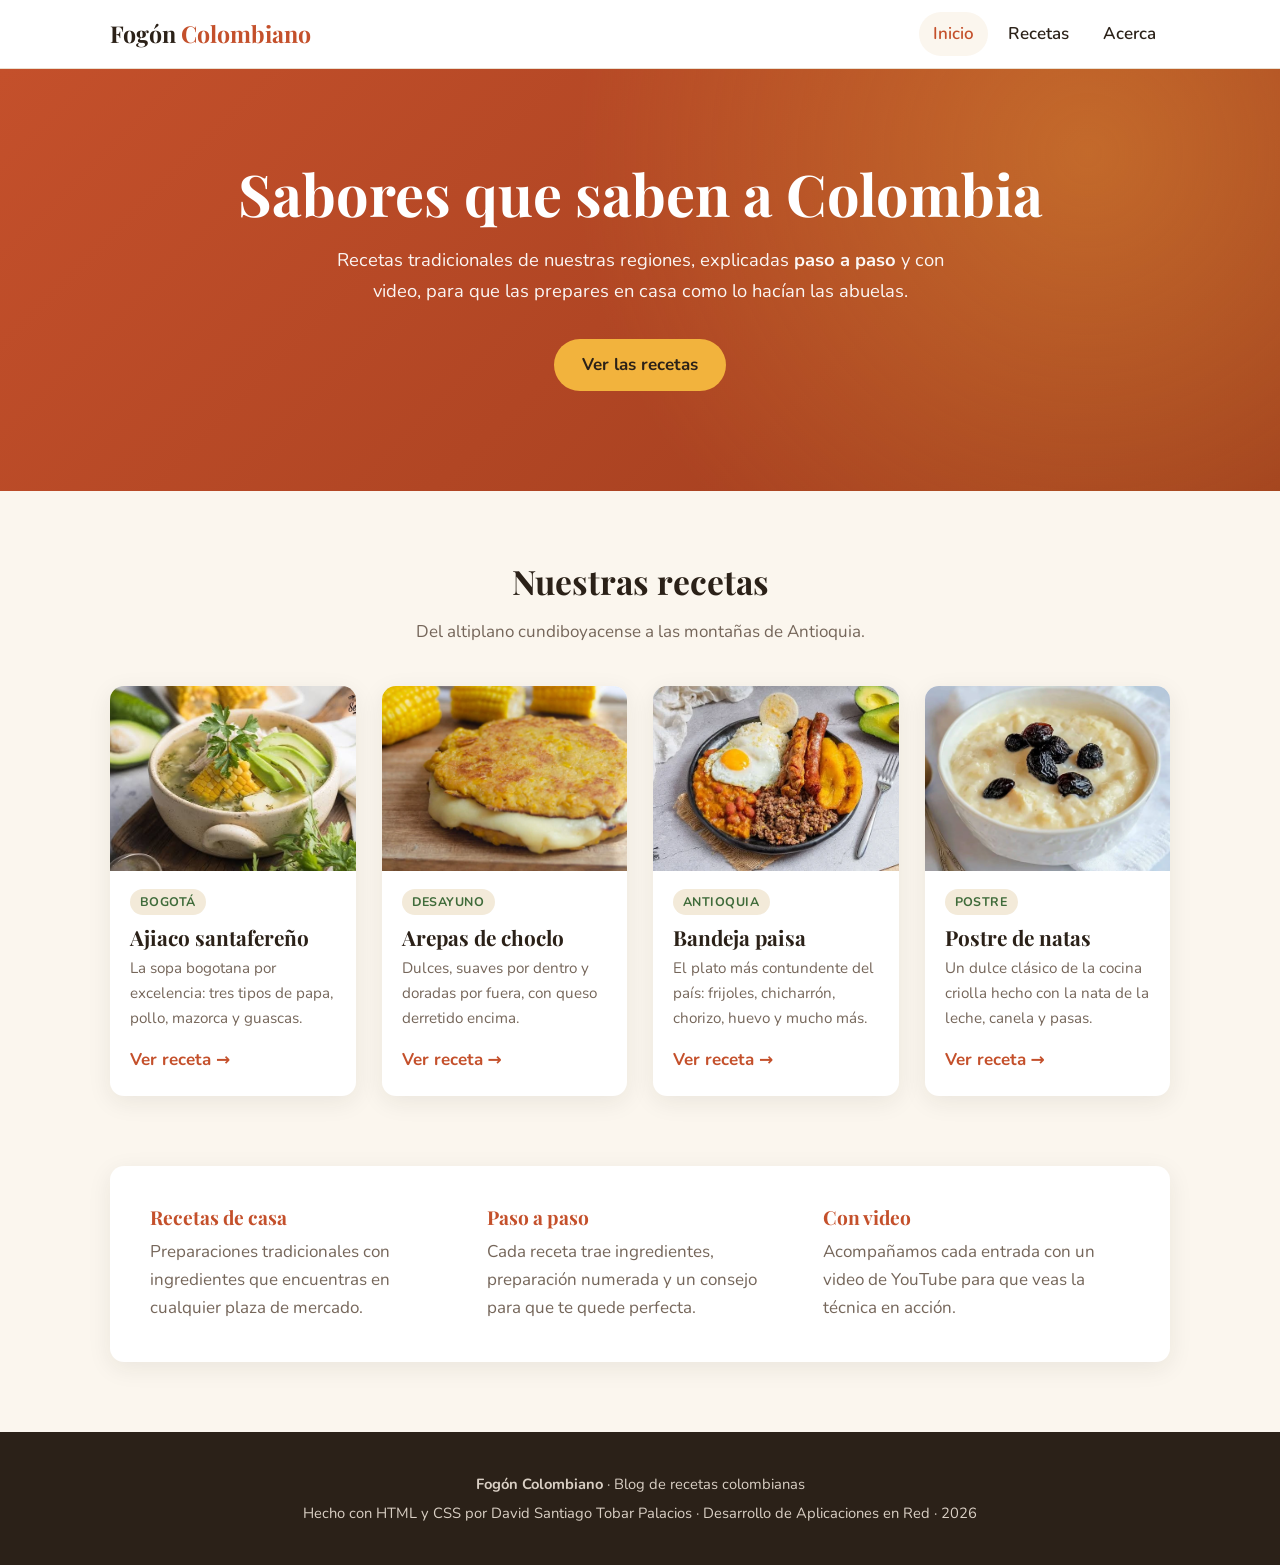
<file: index.html>
<!DOCTYPE html>
<html lang="es">
<head>
  <meta charset="UTF-8">
  <meta name="viewport" content="width=device-width, initial-scale=1.0">
  <meta name="description" content="Blog de recetas tradicionales colombianas: ajiaco, arepas de choclo, bandeja paisa y postre de natas.">
  <meta name="author" content="David Santiago Tobar Palacios">
  <title>Fogón Colombiano | Recetas colombianas</title>
  <link rel="preconnect" href="https://fonts.googleapis.com">
  <link rel="preconnect" href="https://fonts.gstatic.com" crossorigin>
  <link href="https://fonts.googleapis.com/css2?family=Nunito:wght@400;600;700&family=Playfair+Display:wght@700&display=swap" rel="stylesheet">
  <link rel="stylesheet" href="css/styles.css">
</head>
<body>

  <header class="encabezado">
    <div class="contenedor">
      <a class="logo" href="index.html">Fogón <span>Colombiano</span></a>
      <nav>
        <ul class="menu">
          <li><a class="activo" href="index.html">Inicio</a></li>
          <li><a href="index.html#recetas">Recetas</a></li>
          <li><a href="acerca.html">Acerca</a></li>
        </ul>
      </nav>
    </div>
  </header>

  <main>
    <section class="portada">
      <div class="contenedor">
        <h1>Sabores que saben a Colombia</h1>
        <p>Recetas tradicionales de nuestras regiones, explicadas <strong>paso a paso</strong> y con video, para que las prepares en casa como lo hacían las abuelas.</p>
        <a class="boton" href="#recetas">Ver las recetas</a>
      </div>
    </section>

    <section class="seccion" id="recetas">
      <div class="contenedor">
        <div class="seccion-titulo">
          <h2>Nuestras recetas</h2>
          <p>Del altiplano cundiboyacense a las montañas de Antioquia.</p>
        </div>

        <div class="grilla">
          <a class="tarjeta" href="recetas/ajiaco.html">
            <figure class="foto">
              <img src="img/ajiaco.png" alt="Plato de ajiaco santafereño con mazorca, crema y alcaparras" onerror="this.style.display='none'">
            </figure>
            <div class="tarjeta-cuerpo">
              <span class="etiqueta">Bogotá</span>
              <h3>Ajiaco santafereño</h3>
              <p>La sopa bogotana por excelencia: tres tipos de papa, pollo, mazorca y guascas.</p>
              <span class="ver">Ver receta &rarr;</span>
            </div>
          </a>

          <a class="tarjeta" href="recetas/arepas-de-choclo.html">
            <figure class="foto">
              <img src="img/arepas-de-choclo.webp" alt="Arepas de choclo doradas con queso derretido" onerror="this.style.display='none'">
            </figure>
            <div class="tarjeta-cuerpo">
              <span class="etiqueta">Desayuno</span>
              <h3>Arepas de choclo</h3>
              <p>Dulces, suaves por dentro y doradas por fuera, con queso derretido encima.</p>
              <span class="ver">Ver receta &rarr;</span>
            </div>
          </a>

          <a class="tarjeta" href="recetas/bandeja-paisa.html">
            <figure class="foto">
              <img src="img/bandeja-paisa.webp" alt="Bandeja paisa con frijoles, arroz, chicharrón, huevo, aguacate y arepa" onerror="this.style.display='none'">
            </figure>
            <div class="tarjeta-cuerpo">
              <span class="etiqueta">Antioquia</span>
              <h3>Bandeja paisa</h3>
              <p>El plato más contundente del país: frijoles, chicharrón, chorizo, huevo y mucho más.</p>
              <span class="ver">Ver receta &rarr;</span>
            </div>
          </a>

          <a class="tarjeta" href="recetas/postre-de-natas.html">
            <figure class="foto">
              <img src="img/postre-de-natas.webp" alt="Postre de natas servido en un recipiente con uvas pasas" onerror="this.style.display='none'">
            </figure>
            <div class="tarjeta-cuerpo">
              <span class="etiqueta">Postre</span>
              <h3>Postre de natas</h3>
              <p>Un dulce clásico de la cocina criolla hecho con la nata de la leche, canela y pasas.</p>
              <span class="ver">Ver receta &rarr;</span>
            </div>
          </a>
        </div>
      </div>
    </section>

    <section class="seccion" style="padding-top: 0;">
      <div class="contenedor">
        <div class="sobre">
          <div>
            <h3>Recetas de casa</h3>
            <p>Preparaciones tradicionales con ingredientes que encuentras en cualquier plaza de mercado.</p>
          </div>
          <div>
            <h3>Paso a paso</h3>
            <p>Cada receta trae ingredientes, preparación numerada y un consejo para que te quede perfecta.</p>
          </div>
          <div>
            <h3>Con video</h3>
            <p>Acompañamos cada entrada con un video de YouTube para que veas la técnica en acción.</p>
          </div>
        </div>
      </div>
    </section>
  </main>

  <footer class="pie">
    <div class="contenedor">
      <p><strong>Fogón Colombiano</strong> &middot; Blog de recetas colombianas</p>
      <p>Hecho con HTML y CSS por David Santiago Tobar Palacios &middot; Desarrollo de Aplicaciones en Red &middot; 2026</p>
    </div>
  </footer>

  <script>
    // Resalta "Recetas" en el menú mientras la sección de recetas está en pantalla
    const enlaceInicio = document.querySelector('.menu a[href="index.html"]');
    const enlaceRecetas = document.querySelector('.menu a[href="index.html#recetas"]');
    const seccionRecetas = document.getElementById('recetas');

    function marcarMenu() {
      const caja = seccionRecetas.getBoundingClientRect();
      const enRecetas = caja.top <= 120 && caja.bottom > 120;
      enlaceInicio.classList.toggle('activo', !enRecetas);
      enlaceRecetas.classList.toggle('activo', enRecetas);
    }

    window.addEventListener('scroll', marcarMenu, { passive: true });
    window.addEventListener('scrollend', marcarMenu);
    marcarMenu();
  </script>

</body>
</html>
</file>
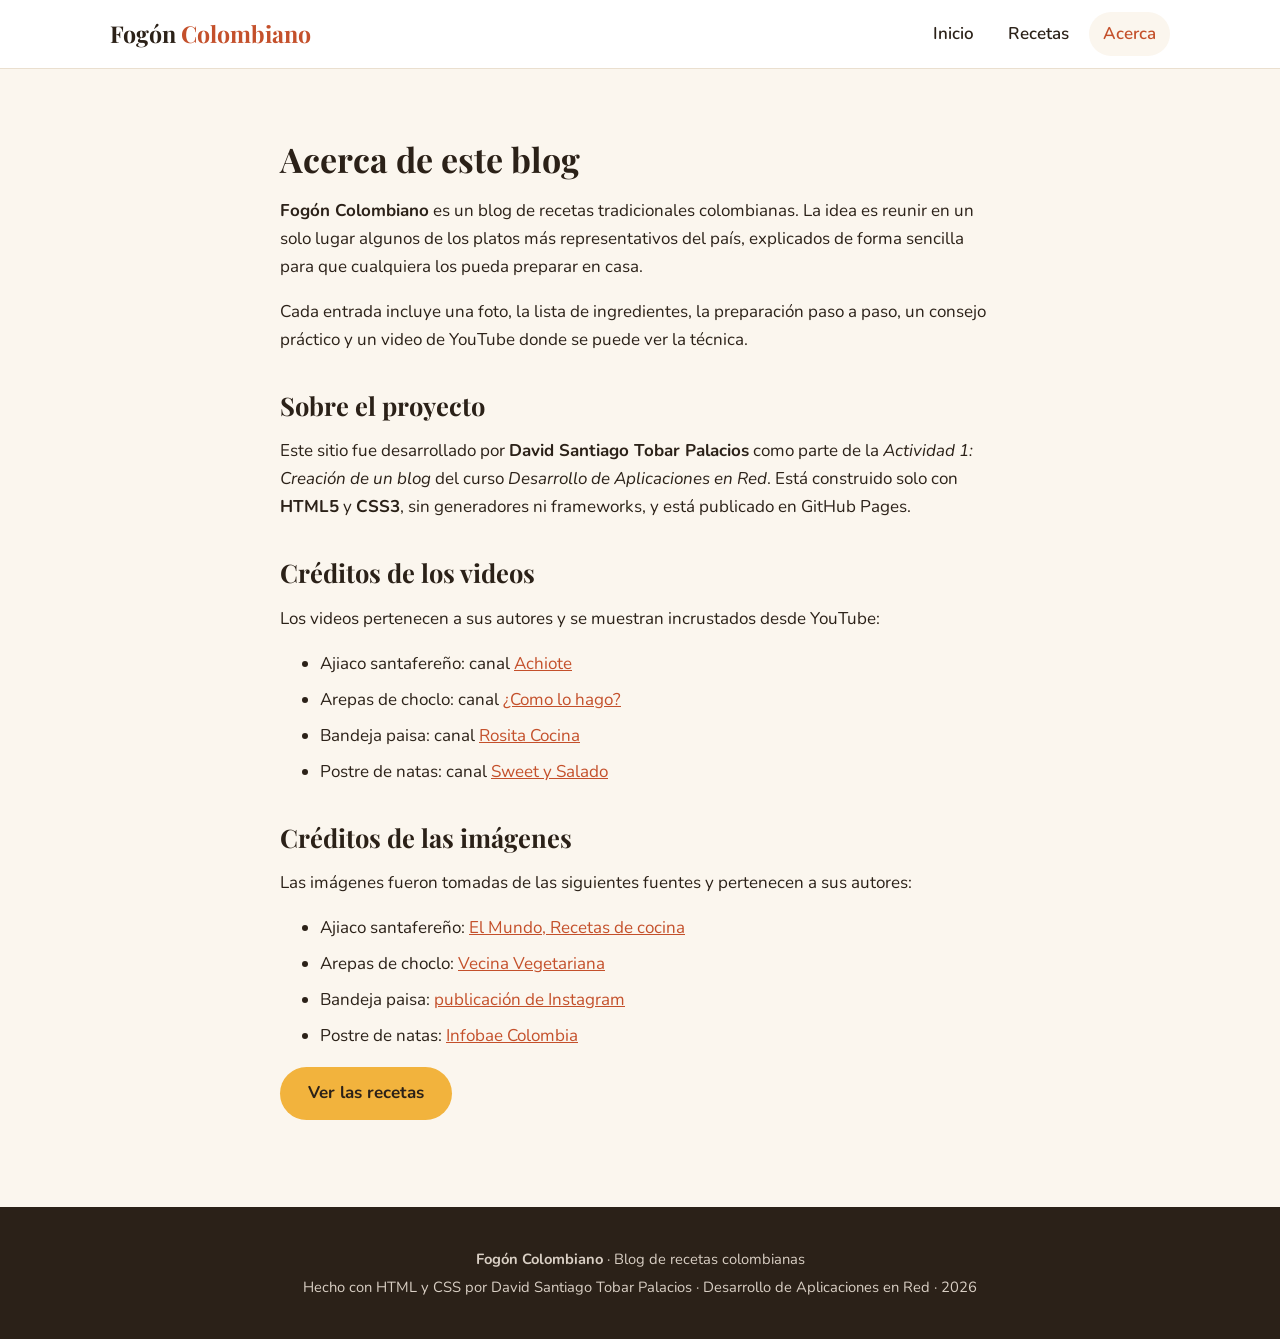
<file: acerca.html>
<!DOCTYPE html>
<html lang="es">
<head>
  <meta charset="UTF-8">
  <meta name="viewport" content="width=device-width, initial-scale=1.0">
  <meta name="description" content="Acerca de Fogón Colombiano, un blog de recetas colombianas.">
  <meta name="author" content="David Santiago Tobar Palacios">
  <title>Acerca | Fogón Colombiano</title>
  <link rel="preconnect" href="https://fonts.googleapis.com">
  <link rel="preconnect" href="https://fonts.gstatic.com" crossorigin>
  <link href="https://fonts.googleapis.com/css2?family=Nunito:wght@400;600;700&family=Playfair+Display:wght@700&display=swap" rel="stylesheet">
  <link rel="stylesheet" href="css/styles.css">
</head>
<body>

  <header class="encabezado">
    <div class="contenedor">
      <a class="logo" href="index.html">Fogón <span>Colombiano</span></a>
      <nav>
        <ul class="menu">
          <li><a href="index.html">Inicio</a></li>
          <li><a href="index.html#recetas">Recetas</a></li>
          <li><a class="activo" href="acerca.html">Acerca</a></li>
        </ul>
      </nav>
    </div>
  </header>

  <main class="seccion">
    <div class="contenedor texto">
      <h1>Acerca de este blog</h1>
      <p><strong>Fogón Colombiano</strong> es un blog de recetas tradicionales colombianas. La idea es reunir en un solo lugar algunos de los platos más representativos del país, explicados de forma sencilla para que cualquiera los pueda preparar en casa.</p>
      <p>Cada entrada incluye una foto, la lista de ingredientes, la preparación paso a paso, un consejo práctico y un video de YouTube donde se puede ver la técnica.</p>

      <h2>Sobre el proyecto</h2>
      <p>Este sitio fue desarrollado por <strong>David Santiago Tobar Palacios</strong> como parte de la <i>Actividad 1: Creación de un blog</i> del curso <i>Desarrollo de Aplicaciones en Red</i>. Está construido solo con <strong>HTML5</strong> y <strong>CSS3</strong>, sin generadores ni frameworks, y está publicado en GitHub Pages.</p>

      <h2>Créditos de los videos</h2>
      <p>Los videos pertenecen a sus autores y se muestran incrustados desde YouTube:</p>
      <ul class="lista-creditos">
        <li>Ajiaco santafereño: canal <a href="https://www.youtube.com/watch?v=F-xkfkvIrRs" target="_blank" rel="noopener">Achiote</a></li>
        <li>Arepas de choclo: canal <a href="https://www.youtube.com/watch?v=JLzbNGR8Sh4" target="_blank" rel="noopener">¿Como lo hago?</a></li>
        <li>Bandeja paisa: canal <a href="https://www.youtube.com/watch?v=1n6bq4wfoSU" target="_blank" rel="noopener">Rosita Cocina</a></li>
        <li>Postre de natas: canal <a href="https://www.youtube.com/watch?v=5jNPGAw5tbs" target="_blank" rel="noopener">Sweet y Salado</a></li>
      </ul>

      <h2>Créditos de las imágenes</h2>
      <p>Las imágenes fueron tomadas de las siguientes fuentes y pertenecen a sus autores:</p>
      <ul class="lista-creditos">
        <li>Ajiaco santafereño: <a href="https://recetasdecocina.elmundo.es/2024/02/ajiaco-colombiano-receta-facil-casera.html" target="_blank" rel="noopener">El Mundo, Recetas de cocina</a></li>
        <li>Arepas de choclo: <a href="https://vecinavegetariana.com/arepas-de-choclo/" target="_blank" rel="noopener">Vecina Vegetariana</a></li>
        <li>Bandeja paisa: <a href="https://www.instagram.com/p/DVdxECRD9DW/" target="_blank" rel="noopener">publicación de Instagram</a></li>
        <li>Postre de natas: <a href="https://www.infobae.com/colombia/2025/01/30/asi-es-la-preparacion-de-un-delicioso-postre-de-natas-el-dulce-preferido-de-las-familias-bogotanas/" target="_blank" rel="noopener">Infobae Colombia</a></li>
      </ul>

      <p><a class="boton" href="index.html#recetas">Ver las recetas</a></p>
    </div>
  </main>

  <footer class="pie">
    <div class="contenedor">
      <p><strong>Fogón Colombiano</strong> &middot; Blog de recetas colombianas</p>
      <p>Hecho con HTML y CSS por David Santiago Tobar Palacios &middot; Desarrollo de Aplicaciones en Red &middot; 2026</p>
    </div>
  </footer>

</body>
</html>
</file>
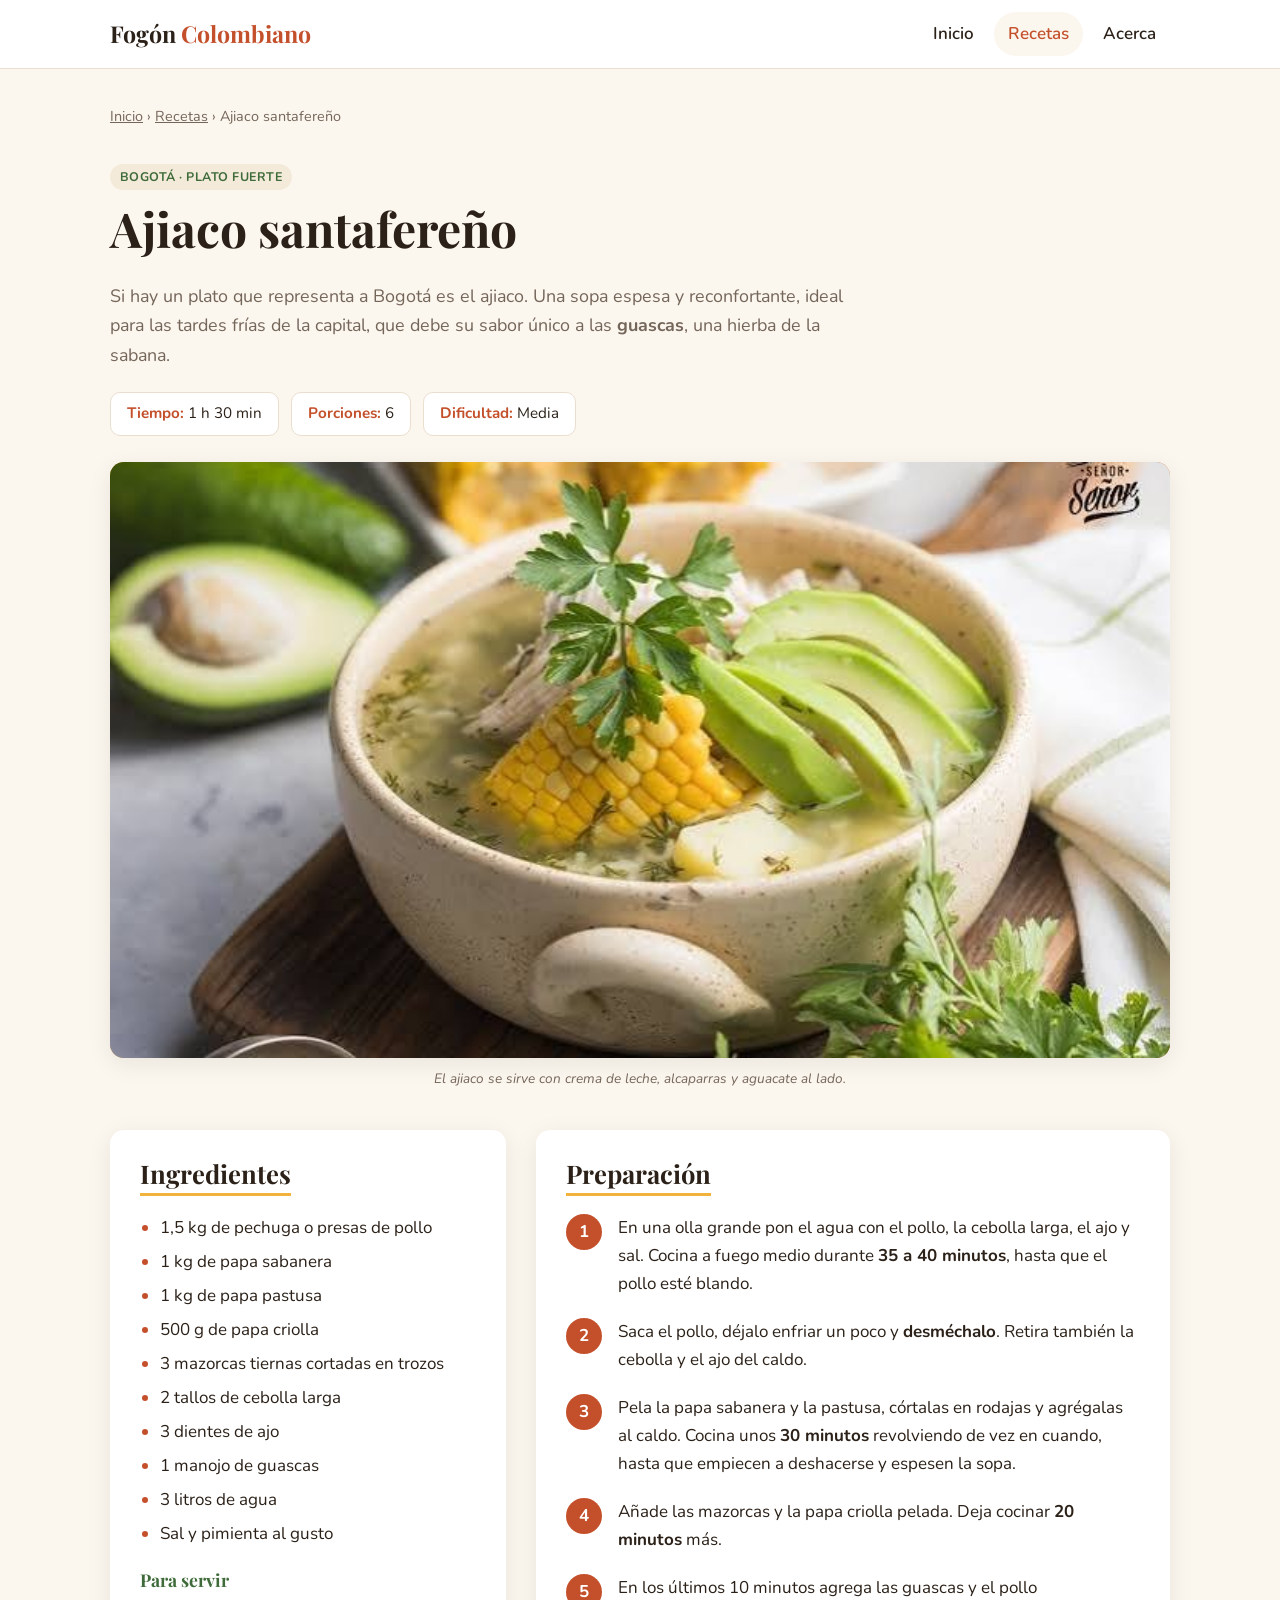
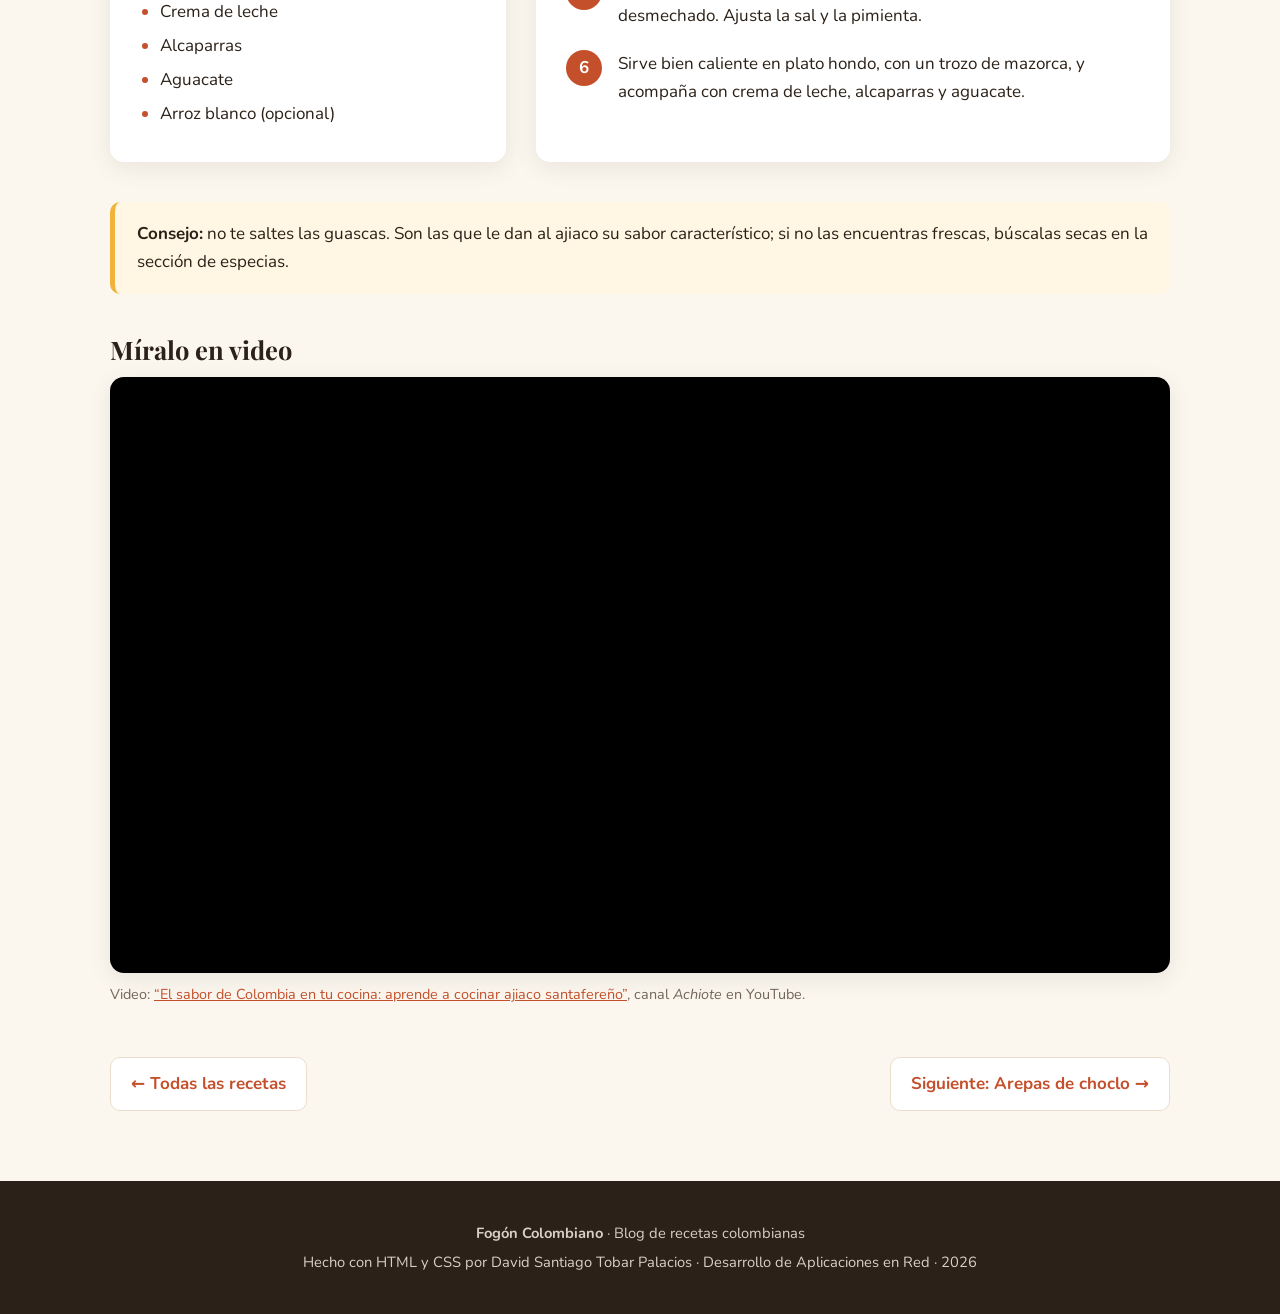
<file: recetas/ajiaco.html>
<!DOCTYPE html>
<html lang="es">
<head>
  <meta charset="UTF-8">
  <meta name="viewport" content="width=device-width, initial-scale=1.0">
  <meta name="description" content="Receta del ajiaco santafereño, la sopa tradicional de Bogotá.">
  <meta name="author" content="David Santiago Tobar Palacios">
  <title>Ajiaco santafereño | Fogón Colombiano</title>
  <link rel="preconnect" href="https://fonts.googleapis.com">
  <link rel="preconnect" href="https://fonts.gstatic.com" crossorigin>
  <link href="https://fonts.googleapis.com/css2?family=Nunito:wght@400;600;700&family=Playfair+Display:wght@700&display=swap" rel="stylesheet">
  <link rel="stylesheet" href="../css/styles.css">
</head>
<body>

  <header class="encabezado">
    <div class="contenedor">
      <a class="logo" href="../index.html">Fogón <span>Colombiano</span></a>
      <nav>
        <ul class="menu">
          <li><a href="../index.html">Inicio</a></li>
          <li><a class="activo" href="../index.html#recetas">Recetas</a></li>
          <li><a href="../acerca.html">Acerca</a></li>
        </ul>
      </nav>
    </div>
  </header>

  <main class="contenedor">
    <p class="migas"><a href="../index.html">Inicio</a> &rsaquo; <a href="../index.html#recetas">Recetas</a> &rsaquo; Ajiaco santafereño</p>

    <article>
      <header class="receta-encabezado">
        <span class="etiqueta">Bogotá &middot; Plato fuerte</span>
        <h1>Ajiaco santafereño</h1>
        <p class="intro">Si hay un plato que representa a Bogotá es el ajiaco. Una sopa espesa y reconfortante, ideal para las tardes frías de la capital, que debe su sabor único a las <strong>guascas</strong>, una hierba de la sabana.</p>
        <ul class="datos">
          <li><strong>Tiempo:</strong> 1 h 30 min</li>
          <li><strong>Porciones:</strong> 6</li>
          <li><strong>Dificultad:</strong> Media</li>
        </ul>
      </header>

      <figure class="foto foto-grande">
        <img src="../img/ajiaco.png" alt="Plato de ajiaco santafereño con mazorca, crema y alcaparras" onerror="this.style.display='none'">
      </figure>
      <p class="pie-foto"><i>El ajiaco se sirve con crema de leche, alcaparras y aguacate al lado.</i></p>

      <div class="receta-cuerpo">
        <section class="caja">
          <h2>Ingredientes</h2>
          <ul class="ingredientes">
            <li>1,5 kg de pechuga o presas de pollo</li>
            <li>1 kg de papa sabanera</li>
            <li>1 kg de papa pastusa</li>
            <li>500 g de papa criolla</li>
            <li>3 mazorcas tiernas cortadas en trozos</li>
            <li>2 tallos de cebolla larga</li>
            <li>3 dientes de ajo</li>
            <li>1 manojo de guascas</li>
            <li>3 litros de agua</li>
            <li>Sal y pimienta al gusto</li>
          </ul>
          <h3>Para servir</h3>
          <ul class="ingredientes">
            <li>Crema de leche</li>
            <li>Alcaparras</li>
            <li>Aguacate</li>
            <li>Arroz blanco (opcional)</li>
          </ul>
        </section>

        <section class="caja">
          <h2>Preparación</h2>
          <ol class="pasos">
            <li>En una olla grande pon el agua con el pollo, la cebolla larga, el ajo y sal. Cocina a fuego medio durante <strong>35 a 40 minutos</strong>, hasta que el pollo esté blando.</li>
            <li>Saca el pollo, déjalo enfriar un poco y <strong>desméchalo</strong>. Retira también la cebolla y el ajo del caldo.</li>
            <li>Pela la papa sabanera y la pastusa, córtalas en rodajas y agrégalas al caldo. Cocina unos <strong>30 minutos</strong> revolviendo de vez en cuando, hasta que empiecen a deshacerse y espesen la sopa.</li>
            <li>Añade las mazorcas y la papa criolla pelada. Deja cocinar <strong>20 minutos</strong> más.</li>
            <li>En los últimos 10 minutos agrega las guascas y el pollo desmechado. Ajusta la sal y la pimienta.</li>
            <li>Sirve bien caliente en plato hondo, con un trozo de mazorca, y acompaña con crema de leche, alcaparras y aguacate.</li>
          </ol>
        </section>
      </div>

      <aside class="consejo">
        <p><strong>Consejo:</strong> no te saltes las guascas. Son las que le dan al ajiaco su sabor característico; si no las encuentras frescas, búscalas secas en la sección de especias.</p>
      </aside>

      <section>
        <h2>Míralo en video</h2>
        <div class="video">
          <iframe src="https://www.youtube.com/embed/F-xkfkvIrRs" title="Cómo preparar ajiaco santafereño" allow="accelerometer; clipboard-write; encrypted-media; gyroscope; picture-in-picture; web-share" referrerpolicy="strict-origin-when-cross-origin" allowfullscreen></iframe>
        </div>
        <p class="credito-video">Video: <a href="https://www.youtube.com/watch?v=F-xkfkvIrRs" target="_blank" rel="noopener">“El sabor de Colombia en tu cocina: aprende a cocinar ajiaco santafereño”</a>, canal <i>Achiote</i> en YouTube.</p>
      </section>

      <nav class="entre-recetas">
        <a href="../index.html#recetas">&larr; Todas las recetas</a>
        <a href="arepas-de-choclo.html">Siguiente: Arepas de choclo &rarr;</a>
      </nav>
    </article>
  </main>

  <footer class="pie">
    <div class="contenedor">
      <p><strong>Fogón Colombiano</strong> &middot; Blog de recetas colombianas</p>
      <p>Hecho con HTML y CSS por David Santiago Tobar Palacios &middot; Desarrollo de Aplicaciones en Red &middot; 2026</p>
    </div>
  </footer>

</body>
</html>
</file>
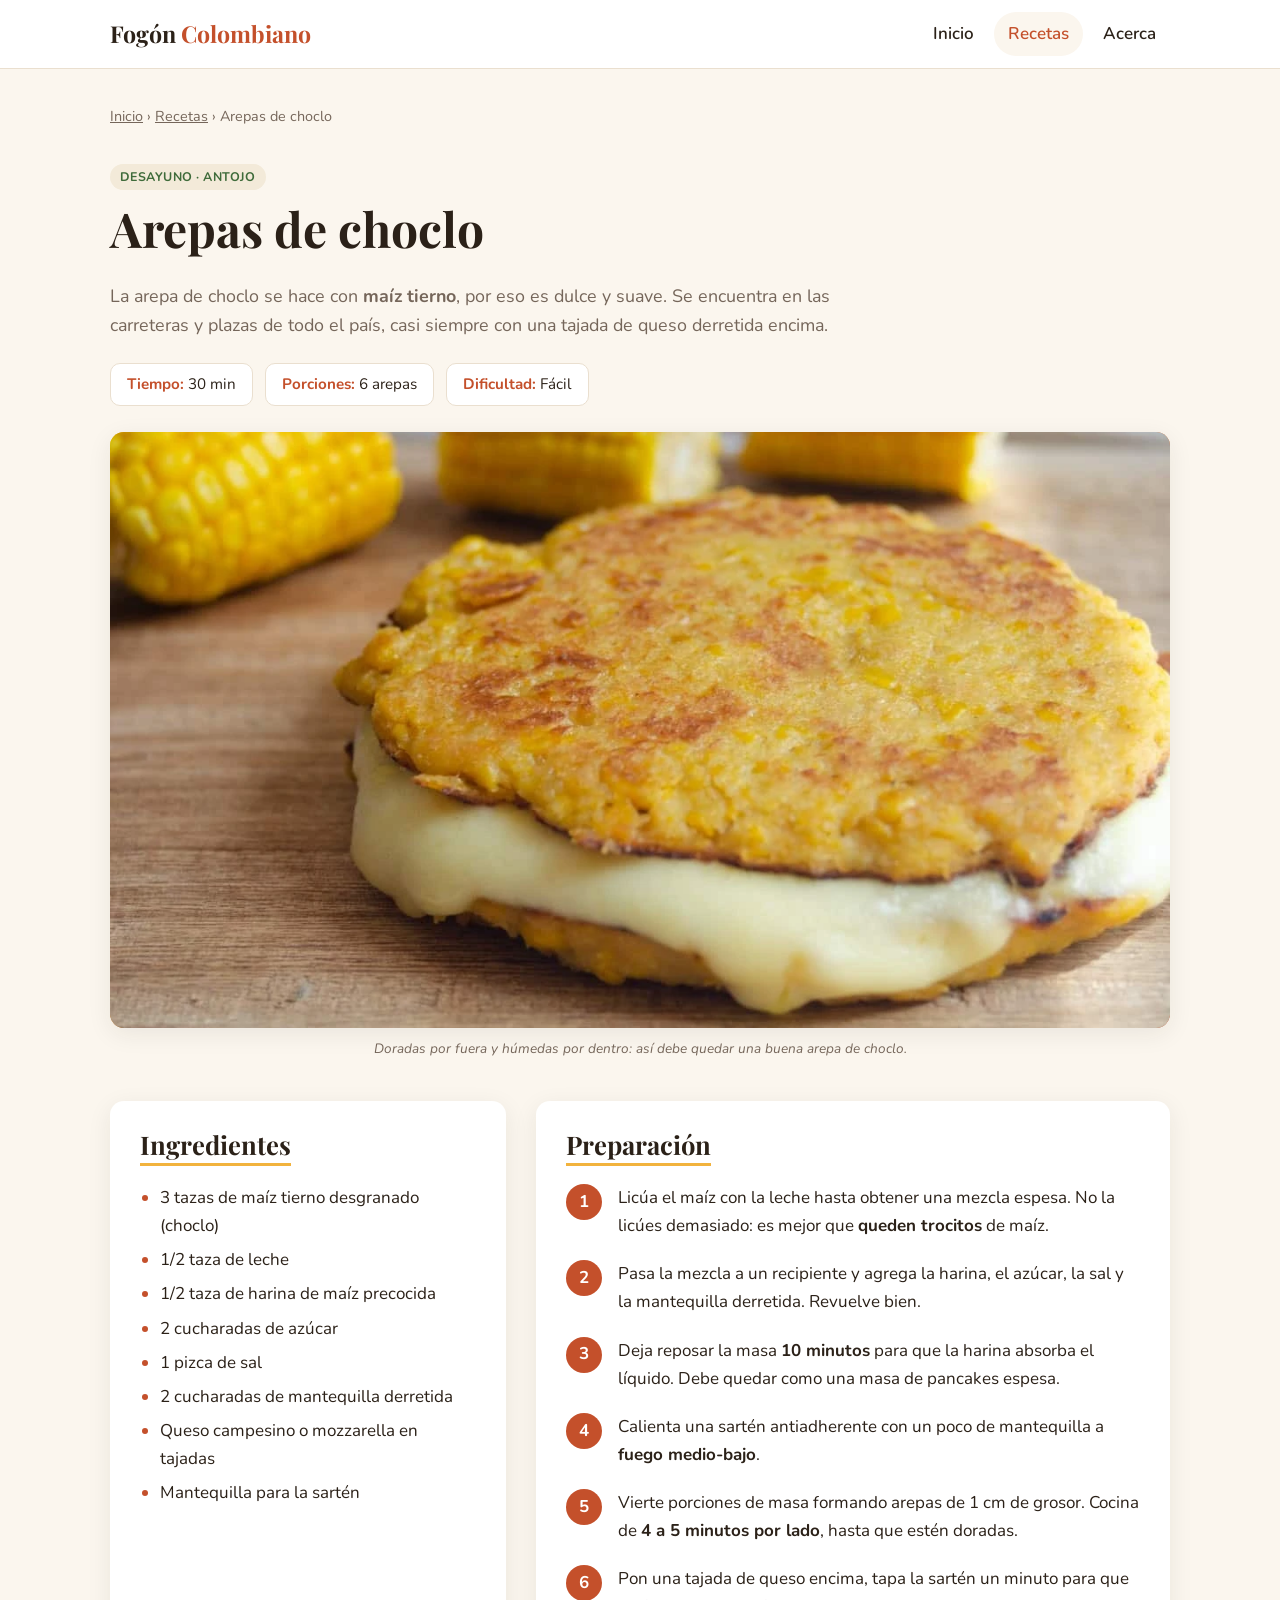
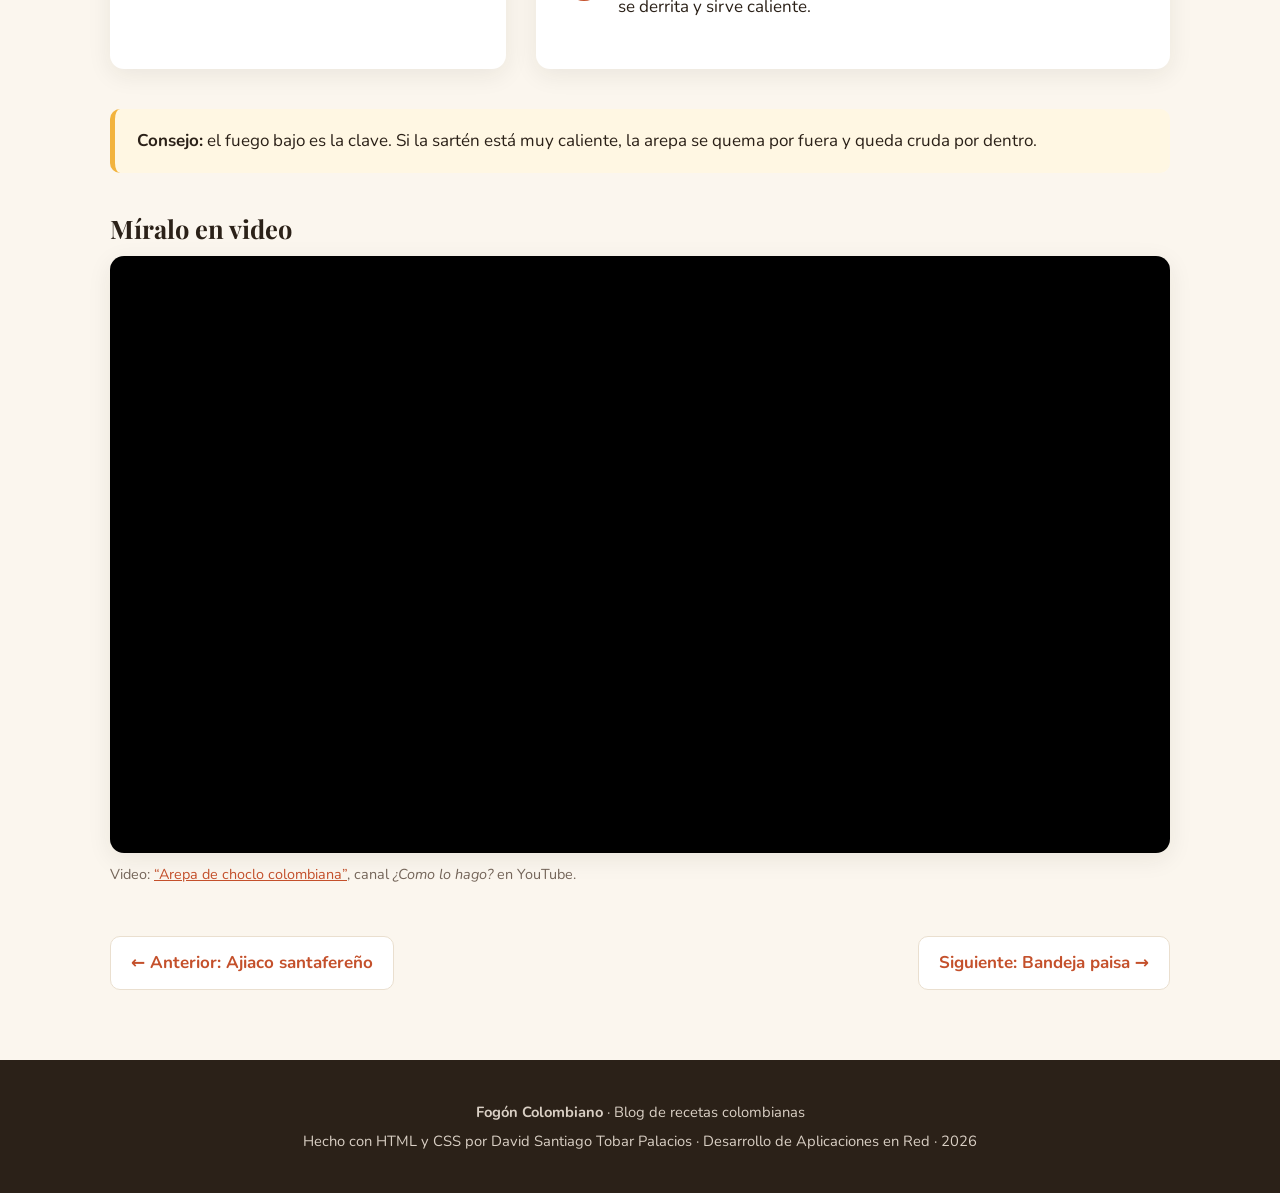
<file: recetas/arepas-de-choclo.html>
<!DOCTYPE html>
<html lang="es">
<head>
  <meta charset="UTF-8">
  <meta name="viewport" content="width=device-width, initial-scale=1.0">
  <meta name="description" content="Receta de arepas de choclo colombianas con queso.">
  <meta name="author" content="David Santiago Tobar Palacios">
  <title>Arepas de choclo | Fogón Colombiano</title>
  <link rel="preconnect" href="https://fonts.googleapis.com">
  <link rel="preconnect" href="https://fonts.gstatic.com" crossorigin>
  <link href="https://fonts.googleapis.com/css2?family=Nunito:wght@400;600;700&family=Playfair+Display:wght@700&display=swap" rel="stylesheet">
  <link rel="stylesheet" href="../css/styles.css">
</head>
<body>

  <header class="encabezado">
    <div class="contenedor">
      <a class="logo" href="../index.html">Fogón <span>Colombiano</span></a>
      <nav>
        <ul class="menu">
          <li><a href="../index.html">Inicio</a></li>
          <li><a class="activo" href="../index.html#recetas">Recetas</a></li>
          <li><a href="../acerca.html">Acerca</a></li>
        </ul>
      </nav>
    </div>
  </header>

  <main class="contenedor">
    <p class="migas"><a href="../index.html">Inicio</a> &rsaquo; <a href="../index.html#recetas">Recetas</a> &rsaquo; Arepas de choclo</p>

    <article>
      <header class="receta-encabezado">
        <span class="etiqueta">Desayuno &middot; Antojo</span>
        <h1>Arepas de choclo</h1>
        <p class="intro">La arepa de choclo se hace con <strong>maíz tierno</strong>, por eso es dulce y suave. Se encuentra en las carreteras y plazas de todo el país, casi siempre con una tajada de queso derretida encima.</p>
        <ul class="datos">
          <li><strong>Tiempo:</strong> 30 min</li>
          <li><strong>Porciones:</strong> 6 arepas</li>
          <li><strong>Dificultad:</strong> Fácil</li>
        </ul>
      </header>

      <figure class="foto foto-grande">
        <img src="../img/arepas-de-choclo.webp" alt="Arepas de choclo doradas con queso derretido" onerror="this.style.display='none'">
      </figure>
      <p class="pie-foto"><i>Doradas por fuera y húmedas por dentro: así debe quedar una buena arepa de choclo.</i></p>

      <div class="receta-cuerpo">
        <section class="caja">
          <h2>Ingredientes</h2>
          <ul class="ingredientes">
            <li>3 tazas de maíz tierno desgranado (choclo)</li>
            <li>1/2 taza de leche</li>
            <li>1/2 taza de harina de maíz precocida</li>
            <li>2 cucharadas de azúcar</li>
            <li>1 pizca de sal</li>
            <li>2 cucharadas de mantequilla derretida</li>
            <li>Queso campesino o mozzarella en tajadas</li>
            <li>Mantequilla para la sartén</li>
          </ul>
        </section>

        <section class="caja">
          <h2>Preparación</h2>
          <ol class="pasos">
            <li>Licúa el maíz con la leche hasta obtener una mezcla espesa. No la licúes demasiado: es mejor que <strong>queden trocitos</strong> de maíz.</li>
            <li>Pasa la mezcla a un recipiente y agrega la harina, el azúcar, la sal y la mantequilla derretida. Revuelve bien.</li>
            <li>Deja reposar la masa <strong>10 minutos</strong> para que la harina absorba el líquido. Debe quedar como una masa de pancakes espesa.</li>
            <li>Calienta una sartén antiadherente con un poco de mantequilla a <strong>fuego medio-bajo</strong>.</li>
            <li>Vierte porciones de masa formando arepas de 1 cm de grosor. Cocina de <strong>4 a 5 minutos por lado</strong>, hasta que estén doradas.</li>
            <li>Pon una tajada de queso encima, tapa la sartén un minuto para que se derrita y sirve caliente.</li>
          </ol>
        </section>
      </div>

      <aside class="consejo">
        <p><strong>Consejo:</strong> el fuego bajo es la clave. Si la sartén está muy caliente, la arepa se quema por fuera y queda cruda por dentro.</p>
      </aside>

      <section>
        <h2>Míralo en video</h2>
        <div class="video">
          <iframe src="https://www.youtube.com/embed/JLzbNGR8Sh4" title="Cómo preparar arepas de choclo" allow="accelerometer; clipboard-write; encrypted-media; gyroscope; picture-in-picture; web-share" referrerpolicy="strict-origin-when-cross-origin" allowfullscreen></iframe>
        </div>
        <p class="credito-video">Video: <a href="https://www.youtube.com/watch?v=JLzbNGR8Sh4" target="_blank" rel="noopener">“Arepa de choclo colombiana”</a>, canal <i>¿Como lo hago?</i> en YouTube.</p>
      </section>

      <nav class="entre-recetas">
        <a href="ajiaco.html">&larr; Anterior: Ajiaco santafereño</a>
        <a href="bandeja-paisa.html">Siguiente: Bandeja paisa &rarr;</a>
      </nav>
    </article>
  </main>

  <footer class="pie">
    <div class="contenedor">
      <p><strong>Fogón Colombiano</strong> &middot; Blog de recetas colombianas</p>
      <p>Hecho con HTML y CSS por David Santiago Tobar Palacios &middot; Desarrollo de Aplicaciones en Red &middot; 2026</p>
    </div>
  </footer>

</body>
</html>
</file>
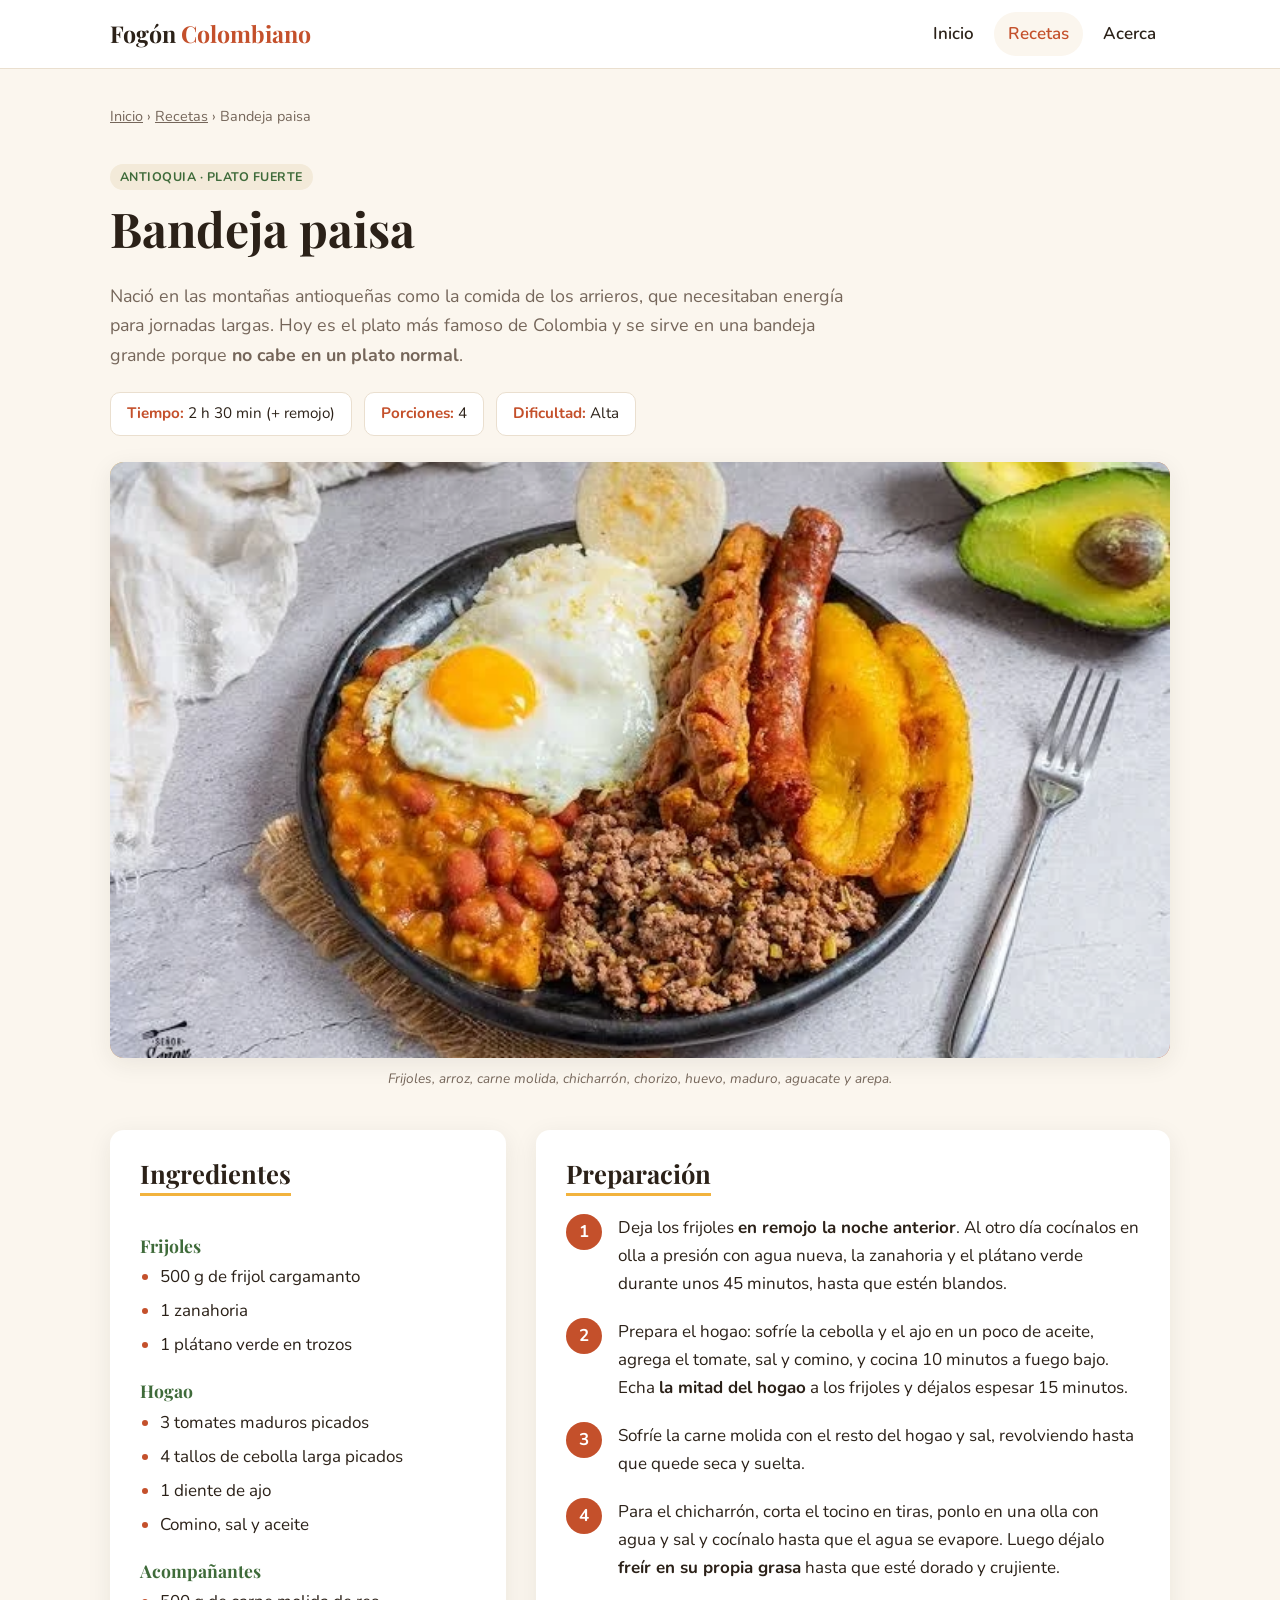
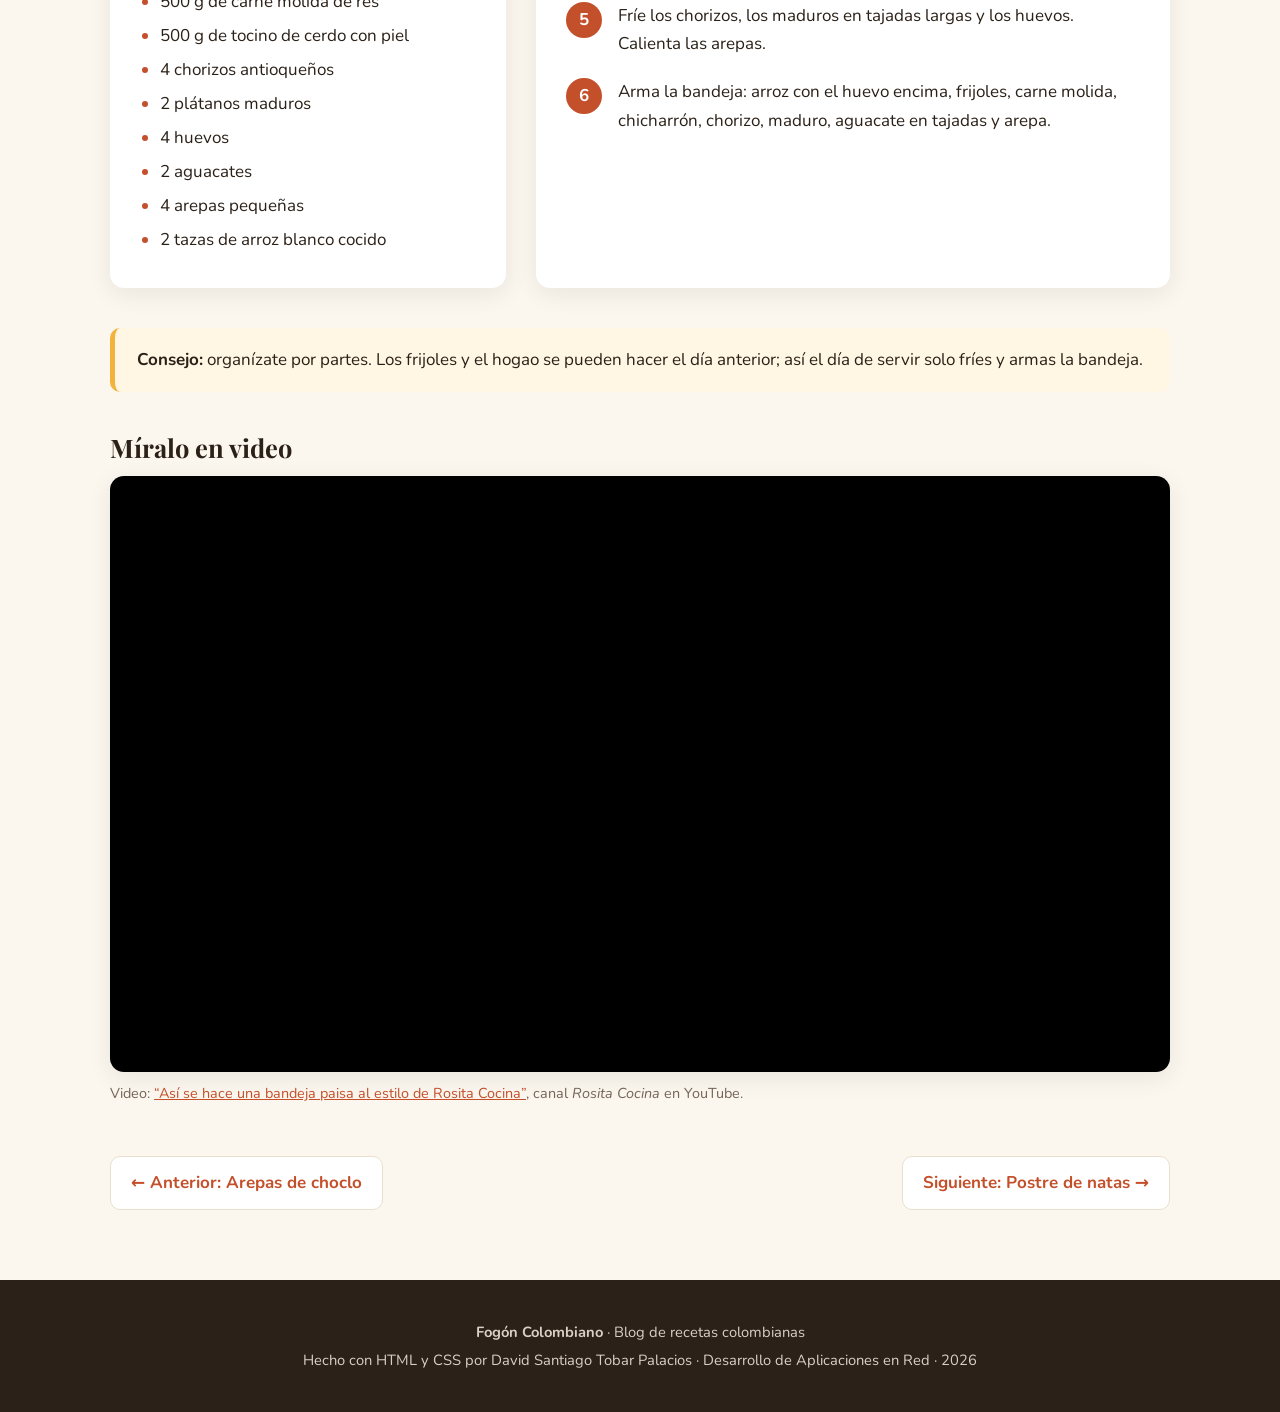
<file: recetas/bandeja-paisa.html>
<!DOCTYPE html>
<html lang="es">
<head>
  <meta charset="UTF-8">
  <meta name="viewport" content="width=device-width, initial-scale=1.0">
  <meta name="description" content="Receta de la bandeja paisa, el plato típico de Antioquia.">
  <meta name="author" content="David Santiago Tobar Palacios">
  <title>Bandeja paisa | Fogón Colombiano</title>
  <link rel="preconnect" href="https://fonts.googleapis.com">
  <link rel="preconnect" href="https://fonts.gstatic.com" crossorigin>
  <link href="https://fonts.googleapis.com/css2?family=Nunito:wght@400;600;700&family=Playfair+Display:wght@700&display=swap" rel="stylesheet">
  <link rel="stylesheet" href="../css/styles.css">
</head>
<body>

  <header class="encabezado">
    <div class="contenedor">
      <a class="logo" href="../index.html">Fogón <span>Colombiano</span></a>
      <nav>
        <ul class="menu">
          <li><a href="../index.html">Inicio</a></li>
          <li><a class="activo" href="../index.html#recetas">Recetas</a></li>
          <li><a href="../acerca.html">Acerca</a></li>
        </ul>
      </nav>
    </div>
  </header>

  <main class="contenedor">
    <p class="migas"><a href="../index.html">Inicio</a> &rsaquo; <a href="../index.html#recetas">Recetas</a> &rsaquo; Bandeja paisa</p>

    <article>
      <header class="receta-encabezado">
        <span class="etiqueta">Antioquia &middot; Plato fuerte</span>
        <h1>Bandeja paisa</h1>
        <p class="intro">Nació en las montañas antioqueñas como la comida de los arrieros, que necesitaban energía para jornadas largas. Hoy es el plato más famoso de Colombia y se sirve en una bandeja grande porque <strong>no cabe en un plato normal</strong>.</p>
        <ul class="datos">
          <li><strong>Tiempo:</strong> 2 h 30 min (+ remojo)</li>
          <li><strong>Porciones:</strong> 4</li>
          <li><strong>Dificultad:</strong> Alta</li>
        </ul>
      </header>

      <figure class="foto foto-grande">
        <img src="../img/bandeja-paisa.webp" alt="Bandeja paisa con frijoles, arroz, chicharrón, huevo, aguacate y arepa" onerror="this.style.display='none'">
      </figure>
      <p class="pie-foto"><i>Frijoles, arroz, carne molida, chicharrón, chorizo, huevo, maduro, aguacate y arepa.</i></p>

      <div class="receta-cuerpo">
        <section class="caja">
          <h2>Ingredientes</h2>
          <h3>Frijoles</h3>
          <ul class="ingredientes">
            <li>500 g de frijol cargamanto</li>
            <li>1 zanahoria</li>
            <li>1 plátano verde en trozos</li>
          </ul>
          <h3>Hogao</h3>
          <ul class="ingredientes">
            <li>3 tomates maduros picados</li>
            <li>4 tallos de cebolla larga picados</li>
            <li>1 diente de ajo</li>
            <li>Comino, sal y aceite</li>
          </ul>
          <h3>Acompañantes</h3>
          <ul class="ingredientes">
            <li>500 g de carne molida de res</li>
            <li>500 g de tocino de cerdo con piel</li>
            <li>4 chorizos antioqueños</li>
            <li>2 plátanos maduros</li>
            <li>4 huevos</li>
            <li>2 aguacates</li>
            <li>4 arepas pequeñas</li>
            <li>2 tazas de arroz blanco cocido</li>
          </ul>
        </section>

        <section class="caja">
          <h2>Preparación</h2>
          <ol class="pasos">
            <li>Deja los frijoles <strong>en remojo la noche anterior</strong>. Al otro día cocínalos en olla a presión con agua nueva, la zanahoria y el plátano verde durante unos 45 minutos, hasta que estén blandos.</li>
            <li>Prepara el hogao: sofríe la cebolla y el ajo en un poco de aceite, agrega el tomate, sal y comino, y cocina 10 minutos a fuego bajo. Echa <strong>la mitad del hogao</strong> a los frijoles y déjalos espesar 15 minutos.</li>
            <li>Sofríe la carne molida con el resto del hogao y sal, revolviendo hasta que quede seca y suelta.</li>
            <li>Para el chicharrón, corta el tocino en tiras, ponlo en una olla con agua y sal y cocínalo hasta que el agua se evapore. Luego déjalo <strong>freír en su propia grasa</strong> hasta que esté dorado y crujiente.</li>
            <li>Fríe los chorizos, los maduros en tajadas largas y los huevos. Calienta las arepas.</li>
            <li>Arma la bandeja: arroz con el huevo encima, frijoles, carne molida, chicharrón, chorizo, maduro, aguacate en tajadas y arepa.</li>
          </ol>
        </section>
      </div>

      <aside class="consejo">
        <p><strong>Consejo:</strong> organízate por partes. Los frijoles y el hogao se pueden hacer el día anterior; así el día de servir solo fríes y armas la bandeja.</p>
      </aside>

      <section>
        <h2>Míralo en video</h2>
        <div class="video">
          <iframe src="https://www.youtube.com/embed/1n6bq4wfoSU" title="Cómo hacer una bandeja paisa" allow="accelerometer; clipboard-write; encrypted-media; gyroscope; picture-in-picture; web-share" referrerpolicy="strict-origin-when-cross-origin" allowfullscreen></iframe>
        </div>
        <p class="credito-video">Video: <a href="https://www.youtube.com/watch?v=1n6bq4wfoSU" target="_blank" rel="noopener">“Así se hace una bandeja paisa al estilo de Rosita Cocina”</a>, canal <i>Rosita Cocina</i> en YouTube.</p>
      </section>

      <nav class="entre-recetas">
        <a href="arepas-de-choclo.html">&larr; Anterior: Arepas de choclo</a>
        <a href="postre-de-natas.html">Siguiente: Postre de natas &rarr;</a>
      </nav>
    </article>
  </main>

  <footer class="pie">
    <div class="contenedor">
      <p><strong>Fogón Colombiano</strong> &middot; Blog de recetas colombianas</p>
      <p>Hecho con HTML y CSS por David Santiago Tobar Palacios &middot; Desarrollo de Aplicaciones en Red &middot; 2026</p>
    </div>
  </footer>

</body>
</html>
</file>
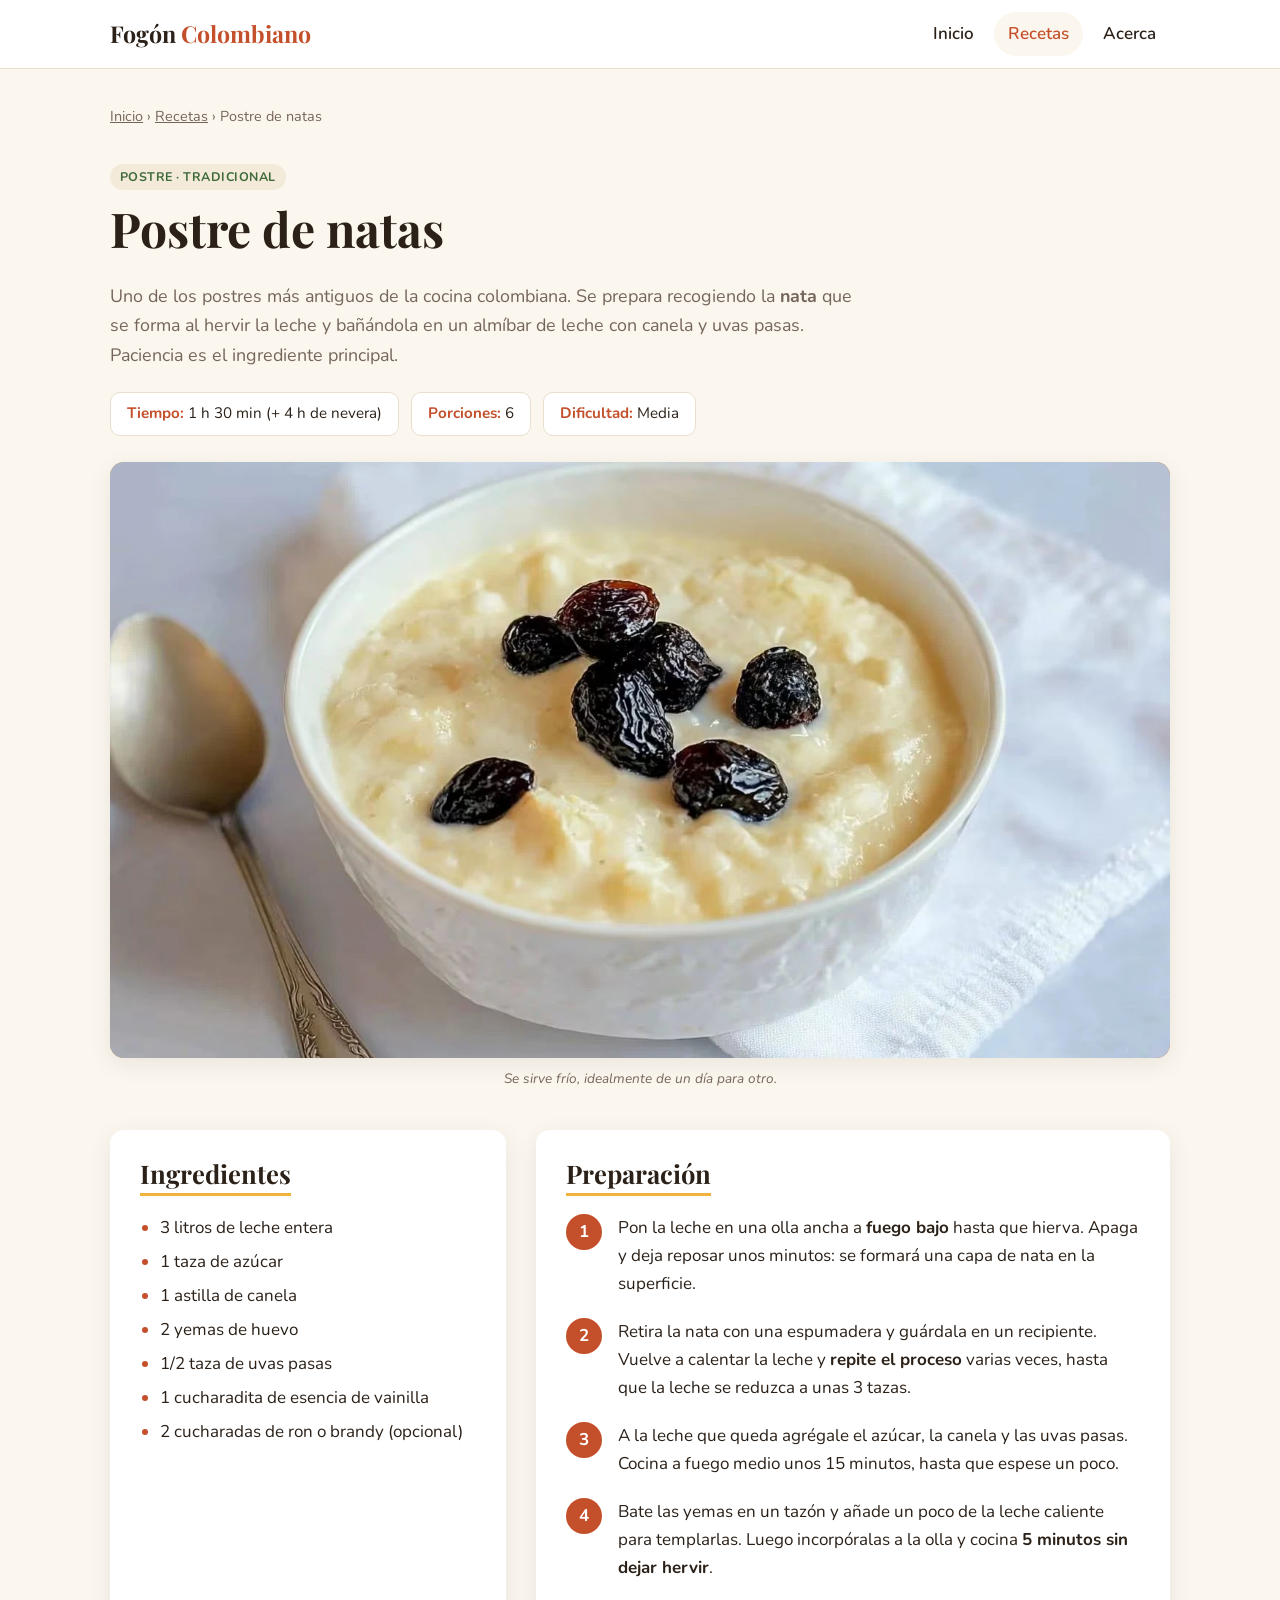
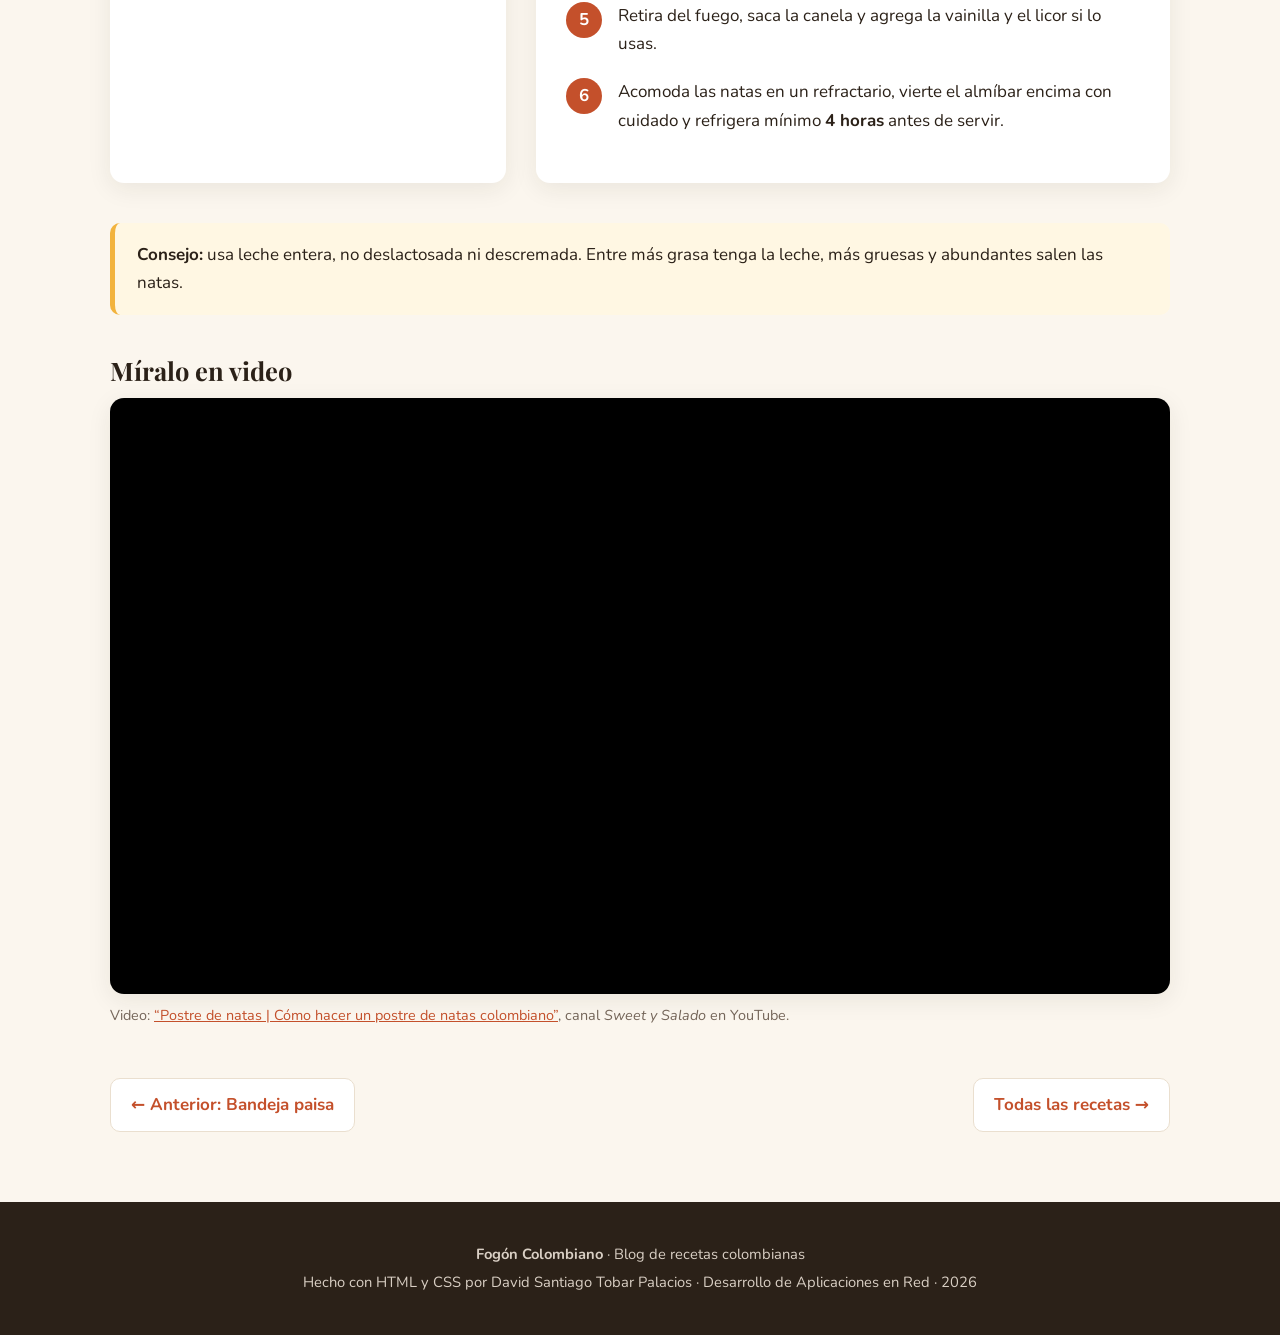
<file: recetas/postre-de-natas.html>
<!DOCTYPE html>
<html lang="es">
<head>
  <meta charset="UTF-8">
  <meta name="viewport" content="width=device-width, initial-scale=1.0">
  <meta name="description" content="Receta del postre de natas, un dulce tradicional colombiano.">
  <meta name="author" content="David Santiago Tobar Palacios">
  <title>Postre de natas | Fogón Colombiano</title>
  <link rel="preconnect" href="https://fonts.googleapis.com">
  <link rel="preconnect" href="https://fonts.gstatic.com" crossorigin>
  <link href="https://fonts.googleapis.com/css2?family=Nunito:wght@400;600;700&family=Playfair+Display:wght@700&display=swap" rel="stylesheet">
  <link rel="stylesheet" href="../css/styles.css">
</head>
<body>

  <header class="encabezado">
    <div class="contenedor">
      <a class="logo" href="../index.html">Fogón <span>Colombiano</span></a>
      <nav>
        <ul class="menu">
          <li><a href="../index.html">Inicio</a></li>
          <li><a class="activo" href="../index.html#recetas">Recetas</a></li>
          <li><a href="../acerca.html">Acerca</a></li>
        </ul>
      </nav>
    </div>
  </header>

  <main class="contenedor">
    <p class="migas"><a href="../index.html">Inicio</a> &rsaquo; <a href="../index.html#recetas">Recetas</a> &rsaquo; Postre de natas</p>

    <article>
      <header class="receta-encabezado">
        <span class="etiqueta">Postre &middot; Tradicional</span>
        <h1>Postre de natas</h1>
        <p class="intro">Uno de los postres más antiguos de la cocina colombiana. Se prepara recogiendo la <strong>nata</strong> que se forma al hervir la leche y bañándola en un almíbar de leche con canela y uvas pasas. Paciencia es el ingrediente principal.</p>
        <ul class="datos">
          <li><strong>Tiempo:</strong> 1 h 30 min (+ 4 h de nevera)</li>
          <li><strong>Porciones:</strong> 6</li>
          <li><strong>Dificultad:</strong> Media</li>
        </ul>
      </header>

      <figure class="foto foto-grande">
        <img src="../img/postre-de-natas.webp" alt="Postre de natas servido en un recipiente con uvas pasas" onerror="this.style.display='none'">
      </figure>
      <p class="pie-foto"><i>Se sirve frío, idealmente de un día para otro.</i></p>

      <div class="receta-cuerpo">
        <section class="caja">
          <h2>Ingredientes</h2>
          <ul class="ingredientes">
            <li>3 litros de leche entera</li>
            <li>1 taza de azúcar</li>
            <li>1 astilla de canela</li>
            <li>2 yemas de huevo</li>
            <li>1/2 taza de uvas pasas</li>
            <li>1 cucharadita de esencia de vainilla</li>
            <li>2 cucharadas de ron o brandy (opcional)</li>
          </ul>
        </section>

        <section class="caja">
          <h2>Preparación</h2>
          <ol class="pasos">
            <li>Pon la leche en una olla ancha a <strong>fuego bajo</strong> hasta que hierva. Apaga y deja reposar unos minutos: se formará una capa de nata en la superficie.</li>
            <li>Retira la nata con una espumadera y guárdala en un recipiente. Vuelve a calentar la leche y <strong>repite el proceso</strong> varias veces, hasta que la leche se reduzca a unas 3 tazas.</li>
            <li>A la leche que queda agrégale el azúcar, la canela y las uvas pasas. Cocina a fuego medio unos 15 minutos, hasta que espese un poco.</li>
            <li>Bate las yemas en un tazón y añade un poco de la leche caliente para templarlas. Luego incorpóralas a la olla y cocina <strong>5 minutos sin dejar hervir</strong>.</li>
            <li>Retira del fuego, saca la canela y agrega la vainilla y el licor si lo usas.</li>
            <li>Acomoda las natas en un refractario, vierte el almíbar encima con cuidado y refrigera mínimo <strong>4 horas</strong> antes de servir.</li>
          </ol>
        </section>
      </div>

      <aside class="consejo">
        <p><strong>Consejo:</strong> usa leche entera, no deslactosada ni descremada. Entre más grasa tenga la leche, más gruesas y abundantes salen las natas.</p>
      </aside>

      <section>
        <h2>Míralo en video</h2>
        <div class="video">
          <iframe src="https://www.youtube.com/embed/5jNPGAw5tbs" title="Cómo hacer un postre de natas colombiano" allow="accelerometer; clipboard-write; encrypted-media; gyroscope; picture-in-picture; web-share" referrerpolicy="strict-origin-when-cross-origin" allowfullscreen></iframe>
        </div>
        <p class="credito-video">Video: <a href="https://www.youtube.com/watch?v=5jNPGAw5tbs" target="_blank" rel="noopener">“Postre de natas | Cómo hacer un postre de natas colombiano”</a>, canal <i>Sweet y Salado</i> en YouTube.</p>
      </section>

      <nav class="entre-recetas">
        <a href="bandeja-paisa.html">&larr; Anterior: Bandeja paisa</a>
        <a href="../index.html#recetas">Todas las recetas &rarr;</a>
      </nav>
    </article>
  </main>

  <footer class="pie">
    <div class="contenedor">
      <p><strong>Fogón Colombiano</strong> &middot; Blog de recetas colombianas</p>
      <p>Hecho con HTML y CSS por David Santiago Tobar Palacios &middot; Desarrollo de Aplicaciones en Red &middot; 2026</p>
    </div>
  </footer>

</body>
</html>
</file>
<file: css/styles.css>
/* ==========================================================
   Fogón Colombiano — hoja de estilos del blog
   ========================================================== */

:root {
  --crema: #fbf6ee;
  --papel: #ffffff;
  --tinta: #2b2118;
  --suave: #75665a;
  --borde: #eadfcf;
  --terracota: #c4502b;
  --terracota-oscuro: #9e3c1d;
  --maiz: #f2b33d;
  --verde: #3f6b3a;
  --sombra: 0 6px 24px rgba(43, 33, 24, 0.08);
  --radio: 14px;
  --ancho: 1100px;
}

* { box-sizing: border-box; }

html { scroll-behavior: smooth; }

body {
  margin: 0;
  background: var(--crema);
  color: var(--tinta);
  font-family: "Nunito", system-ui, sans-serif;
  font-size: 17px;
  line-height: 1.65;
}

h1, h2, h3 {
  font-family: "Playfair Display", Georgia, serif;
  line-height: 1.2;
  margin: 0 0 0.5em;
}

a { color: var(--terracota); }
a:hover { color: var(--terracota-oscuro); }

img { max-width: 100%; display: block; }

.contenedor {
  width: 100%;
  max-width: var(--ancho);
  margin: 0 auto;
  padding: 0 20px;
}

/* ---------- Encabezado y menú ---------- */

.encabezado {
  background: var(--papel);
  border-bottom: 1px solid var(--borde);
  position: sticky;
  top: 0;
  z-index: 10;
}

.encabezado .contenedor {
  display: flex;
  align-items: center;
  justify-content: space-between;
  gap: 16px;
  min-height: 68px;
  flex-wrap: wrap;
}

.logo {
  font-family: "Playfair Display", Georgia, serif;
  font-size: 1.45rem;
  font-weight: 700;
  color: var(--tinta);
  text-decoration: none;
}

.logo span { color: var(--terracota); }

.menu {
  display: flex;
  gap: 6px;
  list-style: none;
  margin: 0;
  padding: 0;
  flex-wrap: wrap;
}

.menu a {
  display: block;
  padding: 8px 14px;
  border-radius: 999px;
  color: var(--tinta);
  text-decoration: none;
  font-weight: 600;
}

.menu a:hover,
.menu a.activo {
  background: var(--crema);
  color: var(--terracota);
}

/* ---------- Portada (inicio) ---------- */

.portada {
  background:
    radial-gradient(circle at 85% 20%, rgba(242, 179, 61, 0.35), transparent 45%),
    linear-gradient(135deg, #c4502b 0%, #9e3c1d 100%);
  color: #fff;
  padding: 90px 0 100px;
  text-align: center;
}

.portada h1 {
  font-size: clamp(2.2rem, 5vw, 3.6rem);
  margin-bottom: 0.3em;
}

.portada p {
  max-width: 640px;
  margin: 0 auto 1.8em;
  font-size: 1.15rem;
  opacity: 0.95;
}

.boton {
  display: inline-block;
  background: var(--maiz);
  color: var(--tinta);
  padding: 12px 28px;
  border-radius: 999px;
  font-weight: 700;
  text-decoration: none;
  transition: transform 0.15s ease;
}

.boton:hover {
  color: var(--tinta);
  transform: translateY(-2px);
}

/* ---------- Secciones ---------- */

.seccion { padding: 70px 0; }

.seccion-titulo {
  text-align: center;
  margin-bottom: 40px;
}

.seccion-titulo h2 { font-size: 2.1rem; }

.seccion-titulo p {
  color: var(--suave);
  margin: 0;
}

/* ---------- Tarjetas de recetas ---------- */

.grilla {
  display: grid;
  grid-template-columns: repeat(auto-fill, minmax(240px, 1fr));
  gap: 26px;
}

.tarjeta {
  background: var(--papel);
  border-radius: var(--radio);
  overflow: hidden;
  box-shadow: var(--sombra);
  display: flex;
  flex-direction: column;
  text-decoration: none;
  color: var(--tinta);
  transition: transform 0.2s ease, box-shadow 0.2s ease;
}

.tarjeta:hover {
  color: var(--tinta);
  transform: translateY(-4px);
  box-shadow: 0 12px 32px rgba(43, 33, 24, 0.14);
}

.tarjeta-cuerpo {
  padding: 18px 20px 22px;
  display: flex;
  flex-direction: column;
  flex: 1;
}

.tarjeta h3 { font-size: 1.3rem; margin-bottom: 0.3em; }

.tarjeta p {
  color: var(--suave);
  font-size: 0.95rem;
  margin: 0 0 14px;
  flex: 1;
}

.tarjeta .ver {
  color: var(--terracota);
  font-weight: 700;
}

.etiqueta {
  display: inline-block;
  align-self: flex-start;
  background: #f3ead9;
  color: var(--verde);
  font-size: 0.78rem;
  font-weight: 700;
  text-transform: uppercase;
  letter-spacing: 0.04em;
  padding: 3px 10px;
  border-radius: 999px;
  margin-bottom: 10px;
}

/* ---------- Fotos (con respaldo si la imagen no carga) ---------- */

.foto {
  margin: 0;
  background: linear-gradient(135deg, #f2b33d, #c4502b);
  aspect-ratio: 4 / 3;
  overflow: hidden;
}

.foto img {
  width: 100%;
  height: 100%;
  object-fit: cover;
}

.foto-grande {
  aspect-ratio: 16 / 9;
  border-radius: var(--radio);
  box-shadow: var(--sombra);
}

.pie-foto {
  font-size: 0.85rem;
  color: var(--suave);
  text-align: center;
  margin: 10px 0 0;
}

/* ---------- Bloque "sobre el blog" en inicio ---------- */

.sobre {
  background: var(--papel);
  border-radius: var(--radio);
  box-shadow: var(--sombra);
  padding: 40px;
  display: grid;
  grid-template-columns: repeat(auto-fit, minmax(220px, 1fr));
  gap: 30px;
}

.sobre h3 { color: var(--terracota); font-size: 1.2rem; }

.sobre p { margin: 0; color: var(--suave); }

/* ---------- Página de receta ---------- */

.migas {
  font-size: 0.9rem;
  color: var(--suave);
  padding: 22px 0 0;
}

.migas a { color: var(--suave); }

.receta-encabezado {
  padding: 18px 0 26px;
}

.receta-encabezado h1 { font-size: clamp(2rem, 4.5vw, 3rem); }

.receta-encabezado .intro {
  font-size: 1.12rem;
  color: var(--suave);
  max-width: 760px;
  margin: 0;
}

.datos {
  display: flex;
  flex-wrap: wrap;
  gap: 12px;
  list-style: none;
  padding: 0;
  margin: 22px 0 0;
}

.datos li {
  background: var(--papel);
  border: 1px solid var(--borde);
  border-radius: 10px;
  padding: 8px 16px;
  font-size: 0.95rem;
}

.datos strong { color: var(--terracota); }

.receta-cuerpo {
  display: grid;
  grid-template-columns: 1fr 1.6fr;
  gap: 30px;
  margin: 40px 0;
}

.caja {
  background: var(--papel);
  border-radius: var(--radio);
  box-shadow: var(--sombra);
  padding: 28px 30px;
}

.caja h2 {
  font-size: 1.6rem;
  border-bottom: 3px solid var(--maiz);
  display: inline-block;
  padding-bottom: 4px;
  margin-bottom: 18px;
}

.caja h3 {
  font-size: 1.1rem;
  margin: 1.2em 0 0.4em;
  color: var(--verde);
}

.ingredientes {
  padding-left: 1.2em;
  margin: 0;
}

.ingredientes li { margin-bottom: 6px; }

.ingredientes li::marker { color: var(--terracota); }

.pasos {
  counter-reset: paso;
  list-style: none;
  padding: 0;
  margin: 0;
}

.pasos li {
  counter-increment: paso;
  position: relative;
  padding-left: 52px;
  margin-bottom: 20px;
}

.pasos li::before {
  content: counter(paso);
  position: absolute;
  left: 0;
  top: 0;
  width: 36px;
  height: 36px;
  border-radius: 50%;
  background: var(--terracota);
  color: #fff;
  font-weight: 700;
  display: grid;
  place-items: center;
}

.consejo {
  background: #fff7e3;
  border-left: 5px solid var(--maiz);
  border-radius: 10px;
  padding: 18px 22px;
  margin: 0 0 40px;
}

.consejo p { margin: 0; }

/* ---------- Video ---------- */

.video {
  position: relative;
  aspect-ratio: 16 / 9;
  border-radius: var(--radio);
  overflow: hidden;
  box-shadow: var(--sombra);
  background: #000;
}

.video iframe {
  position: absolute;
  inset: 0;
  width: 100%;
  height: 100%;
  border: 0;
}

.credito-video {
  font-size: 0.9rem;
  color: var(--suave);
  margin-top: 10px;
}

/* ---------- Navegación entre recetas ---------- */

.entre-recetas {
  display: flex;
  justify-content: space-between;
  gap: 16px;
  flex-wrap: wrap;
  margin: 50px 0 70px;
}

.entre-recetas a {
  background: var(--papel);
  border: 1px solid var(--borde);
  border-radius: 10px;
  padding: 12px 20px;
  text-decoration: none;
  font-weight: 700;
}

.entre-recetas a:hover { border-color: var(--terracota); }

/* ---------- Página "Acerca" ---------- */

.texto {
  max-width: 760px;
  margin: 0 auto;
}

.texto h2 { margin-top: 1.4em; }

.lista-creditos li { margin-bottom: 8px; }

/* ---------- Pie de página ---------- */

.pie {
  background: var(--tinta);
  color: #d9cfc4;
  padding: 36px 0;
  font-size: 0.92rem;
  text-align: center;
}

.pie a { color: var(--maiz); }

.pie p { margin: 4px 0; }

/* ---------- Pantallas pequeñas ---------- */

@media (max-width: 820px) {
  .receta-cuerpo { grid-template-columns: 1fr; }
  .portada { padding: 60px 0 70px; }
  .sobre { padding: 28px; }
}

@media (max-width: 520px) {
  body { font-size: 16px; }
  .encabezado .contenedor { justify-content: center; padding-top: 10px; padding-bottom: 10px; }
  .caja { padding: 22px 20px; }
}
</file>
